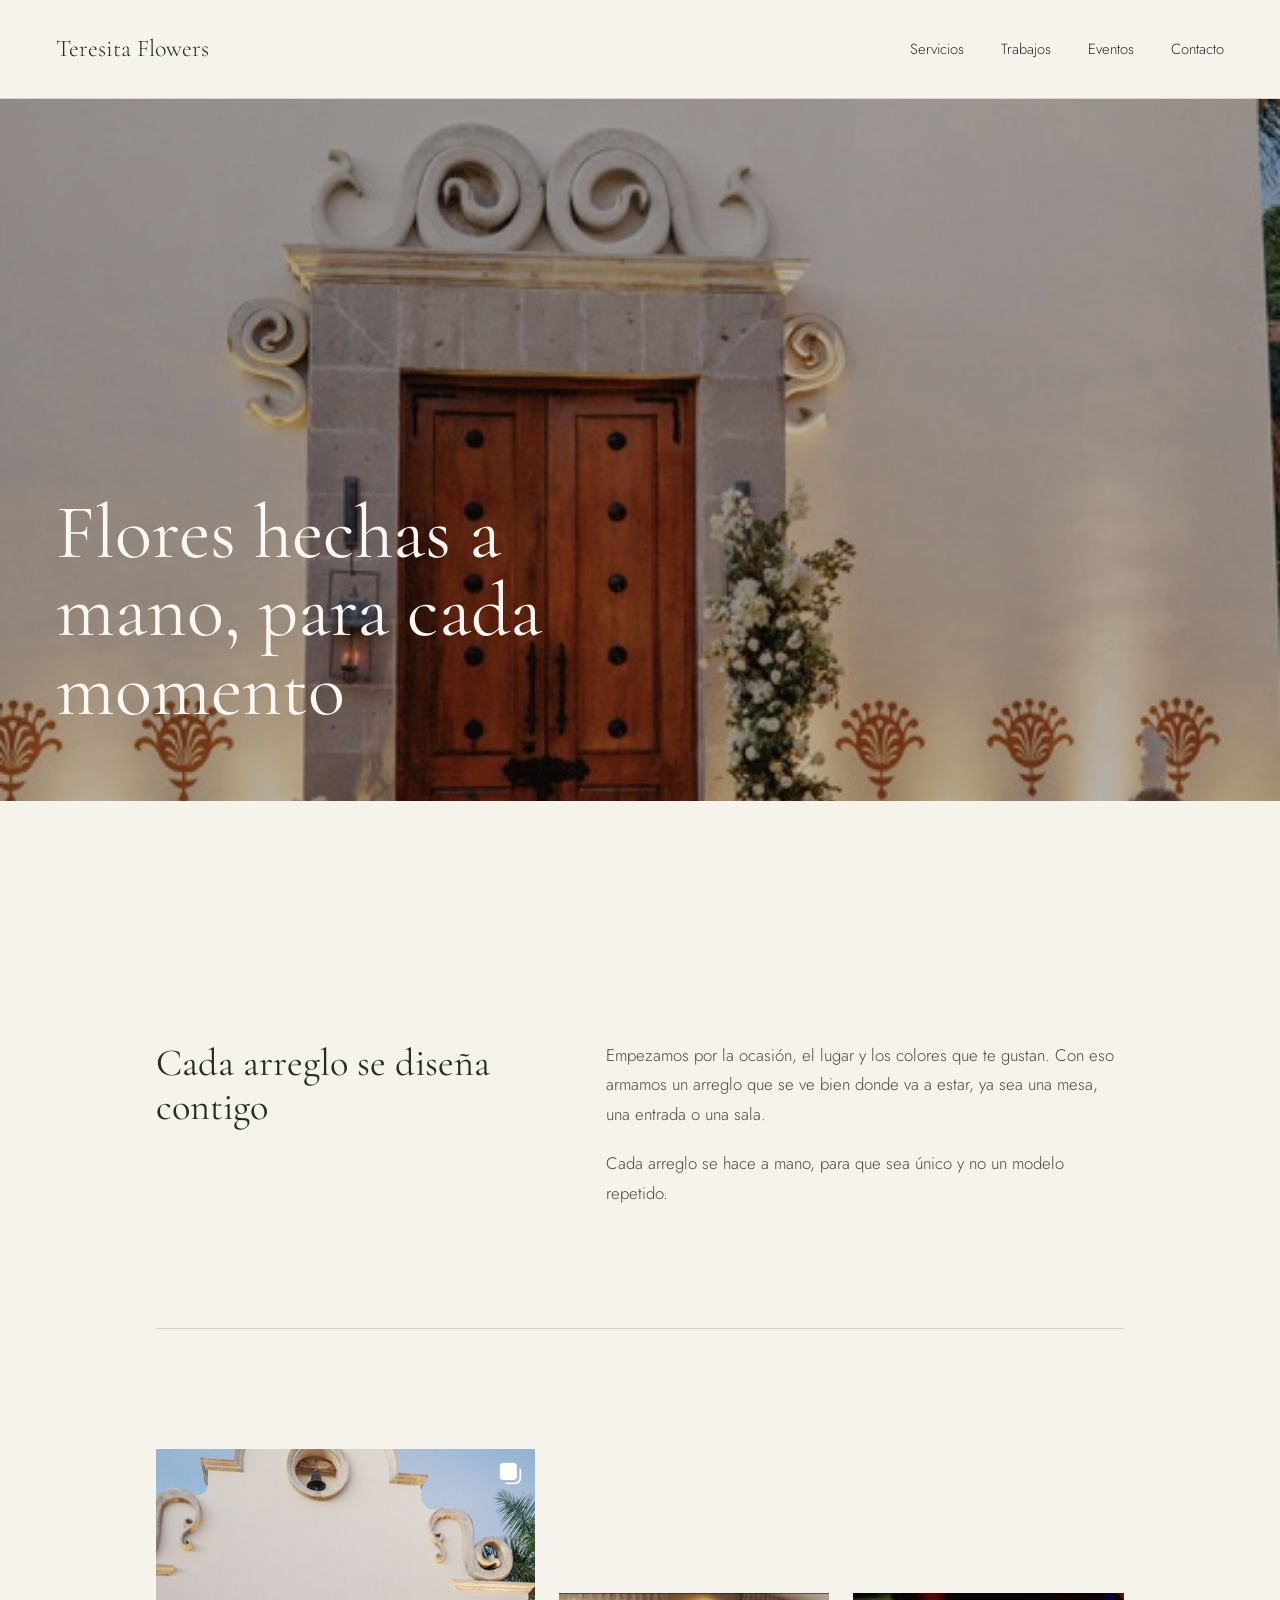
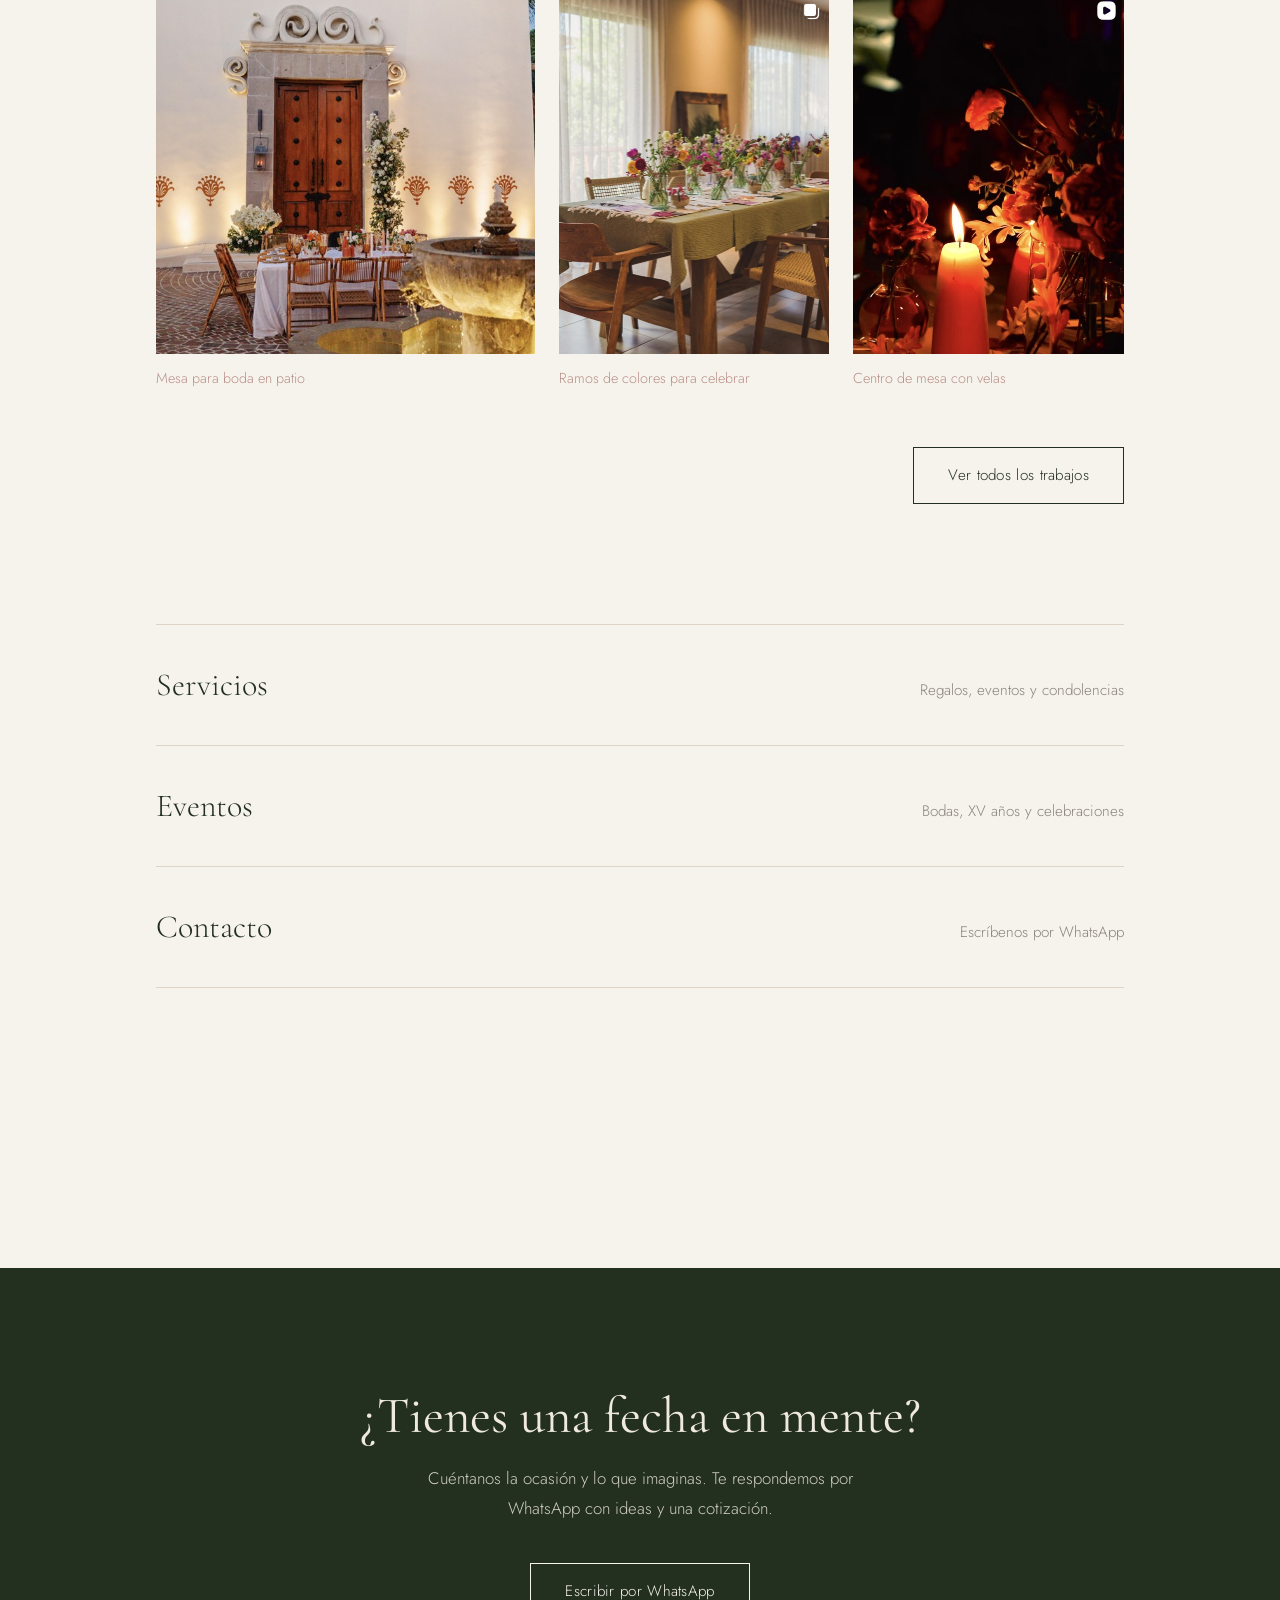
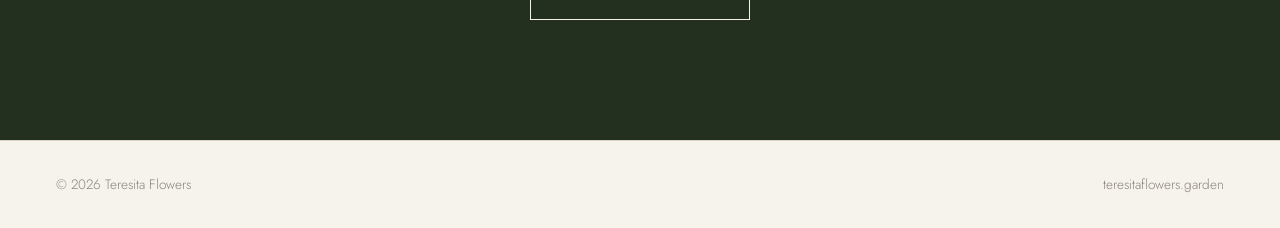
<file: index.html>
<!DOCTYPE html>
<html lang="es">
<head>
  <meta charset="UTF-8">
  <meta name="viewport" content="width=device-width, initial-scale=1.0">
  <title>Teresita Flowers</title>
  <meta name="description" content="Arreglos florales hechos a mano para regalos y eventos.">
  <link rel="preconnect" href="https://fonts.googleapis.com">
  <link rel="preconnect" href="https://fonts.gstatic.com" crossorigin>
  <link href="https://fonts.googleapis.com/css2?family=Cormorant+Garamond:ital,wght@0,400;0,500;1,400&family=Jost:wght@300;400&display=swap" rel="stylesheet">
  <link rel="stylesheet" href="style.css">
  <style>
    .sobre {
      display: grid;
      grid-template-columns: 1fr 1.4fr;
      gap: 80px;
      padding: 120px 0;
      border-bottom: 1px solid var(--linea);
    }
    .sobre h2 {
      font-size: clamp(1.9rem, 3vw, 2.5rem);
      line-height: 1.15;
    }
    .sobre p {
      max-width: 34em;
      margin-bottom: 1.2em;
      color: #4d4a44;
    }
    .sobre p:last-child { margin-bottom: 0; }

    .destacados {
      display: grid;
      grid-template-columns: 1.4fr 1fr 1fr;
      gap: 24px;
      padding: 120px 0 0;
      align-items: end;
    }
    .destacados figure img {
      width: 100%;
      object-fit: cover;
    }
    .destacados figure:nth-child(1) img { aspect-ratio: 3 / 4; }
    .destacados figure:nth-child(2) img,
    .destacados figure:nth-child(3) img { aspect-ratio: 3 / 4; }
    .destacados figcaption {
      margin-top: 12px;
      font-size: 0.9rem;
      color: var(--rosa);
    }
    .ver-todos {
      margin-top: 56px;
      text-align: right;
    }

    .cierre-inicio {
      margin-top: 140px;
      padding: 120px 0;
      background: var(--musgo);
      color: #efe9e1;
      text-align: center;
    }
    .cierre-inicio h2 {
      color: #efe9e1;
      font-size: clamp(2.2rem, 4vw, 3.3rem);
      line-height: 1.1;
      margin-bottom: 20px;
    }
    .cierre-inicio p {
      max-width: 440px;
      margin: 0 auto 40px;
      opacity: 0.85;
    }
    .cierre-inicio .enlace {
      border-color: var(--marfil);
      color: var(--marfil);
    }
    .cierre-inicio .enlace:hover {
      background: var(--marfil);
      color: var(--musgo);
    }

    @media (max-width: 860px) {
      .sobre { grid-template-columns: 1fr; gap: 24px; padding: 80px 0; }
      .destacados { grid-template-columns: 1fr; gap: 40px; padding-top: 80px; }
      .ver-todos { text-align: left; }
      .cierre-inicio { margin-top: 100px; padding: 90px 24px; }
    }
  </style>
</head>
<body>

  <header class="top">
    <a class="marca" href="index.html">Teresita Flowers</a>
    <nav>
      <a href="servicios.html">Servicios</a>
      <a href="trabajos.html">Trabajos</a>
      <a href="eventos.html">Eventos</a>
      <a href="contacto.html">Contacto</a>
    </nav>
  </header>

  <section class="hero">
    <img src="img/boda.jpg" alt="Mesa de boda en patio con fuente y flores blancas">
    <div class="texto">
      <h1>Flores hechas a mano, para cada momento</h1>
    </div>
  </section>

  <main class="pagina">

    <div class="sobre">
      <h2>Cada arreglo se diseña contigo</h2>
      <div>
        <p>Empezamos por la ocasión, el lugar y los colores que te gustan. Con eso armamos un arreglo que se ve bien donde va a estar, ya sea una mesa, una entrada o una sala.</p>
        <p>Cada arreglo se hace a mano, para que sea único y no un modelo repetido.</p>
      </div>
    </div>

    <section class="destacados" aria-label="Trabajos destacados">
      <figure>
        <img src="img/boda.jpg" alt="Mesa de boda en patio con fuente y flores blancas">
        <figcaption>Mesa para boda en patio</figcaption>
      </figure>
      <figure>
        <img src="img/xv.jpg" alt="Mesa con ramos de colores en jarrones">
        <figcaption>Ramos de colores para celebrar</figcaption>
      </figure>
      <figure>
        <img src="img/centro-mesa.jpg" alt="Centro de mesa con velas y flores rojas">
        <figcaption>Centro de mesa con velas</figcaption>
      </figure>
    </section>
    <p class="ver-todos"><a class="enlace" href="trabajos.html">Ver todos los trabajos</a></p>

    <ul class="accesos" style="margin-top: 120px;">
      <li><a href="servicios.html">Servicios <span>Regalos, eventos y condolencias</span></a></li>
      <li><a href="eventos.html">Eventos <span>Bodas, XV años y celebraciones</span></a></li>
      <li><a href="contacto.html">Contacto <span>Escríbenos por WhatsApp</span></a></li>
    </ul>

  </main>

  <section class="cierre-inicio">
    <h2>¿Tienes una fecha en mente?</h2>
    <p>Cuéntanos la ocasión y lo que imaginas. Te respondemos por WhatsApp con ideas y una cotización.</p>
    <a class="enlace" href="https://wa.me/525517970538?text=Hola%2C%20quisiera%20pedir%20un%20arreglo%20floral" target="_blank" rel="noopener">Escribir por WhatsApp</a>
  </section>

  <footer>
    <span>© 2026 Teresita Flowers</span>
    <span>teresitaflowers.garden</span>
  </footer>

</body>
</html>
</file>
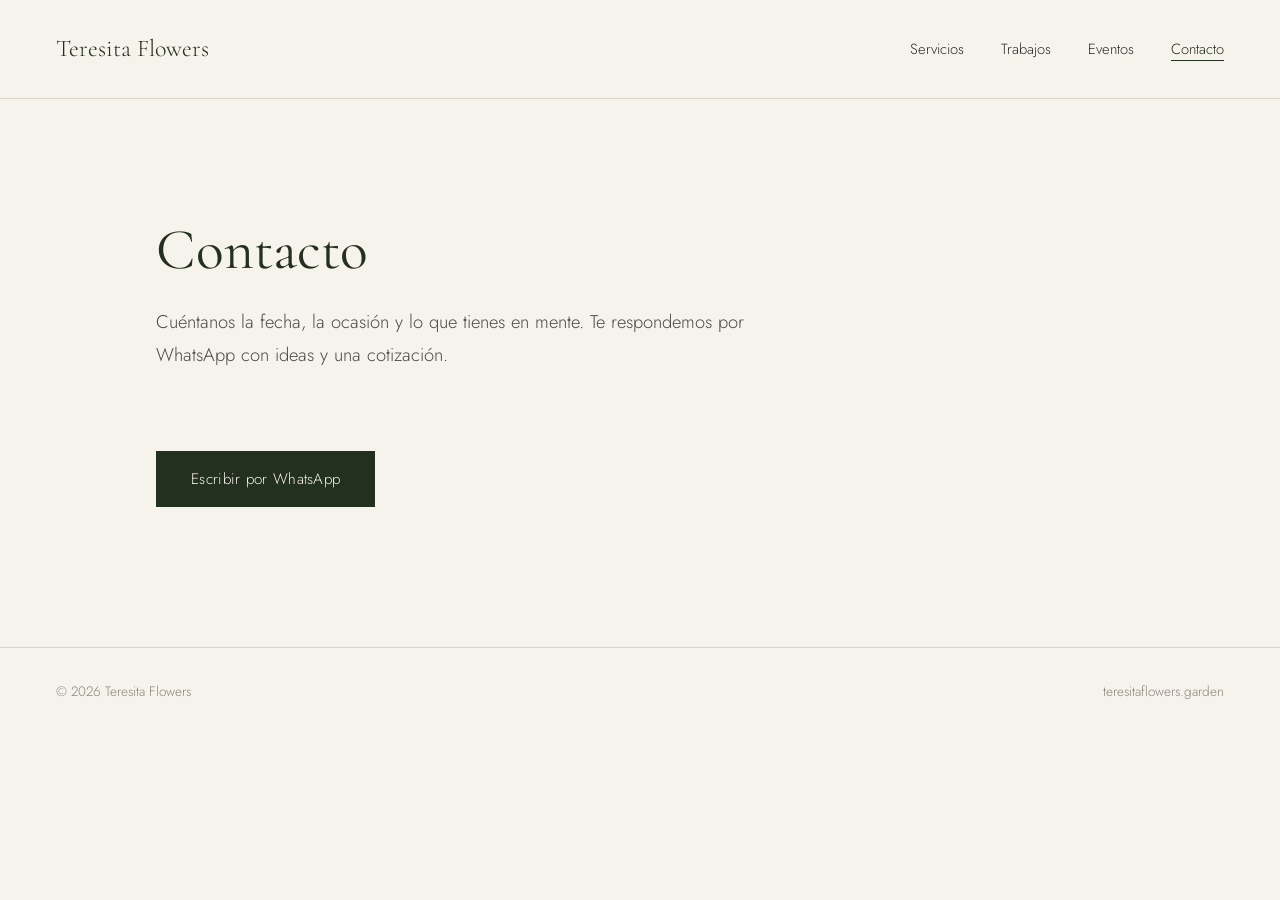
<file: contacto.html>
<!DOCTYPE html>
<html lang="es">
<head>
  <meta charset="UTF-8">
  <meta name="viewport" content="width=device-width, initial-scale=1.0">
  <title>Contacto | Teresita Flowers</title>
  <meta name="description" content="Escríbenos por WhatsApp para pedir tu arreglo o cotizar tu evento.">
  <link rel="preconnect" href="https://fonts.googleapis.com">
  <link rel="preconnect" href="https://fonts.gstatic.com" crossorigin>
  <link href="https://fonts.googleapis.com/css2?family=Cormorant+Garamond:ital,wght@0,400;0,500;1,400&family=Jost:wght@300;400&display=swap" rel="stylesheet">
  <link rel="stylesheet" href="style.css">
</head>
<body>

  <header class="top">
    <a class="marca" href="index.html">Teresita Flowers</a>
    <nav>
      <a href="servicios.html">Servicios</a>
      <a href="trabajos.html">Trabajos</a>
      <a href="eventos.html">Eventos</a>
      <a href="contacto.html" aria-current="page">Contacto</a>
    </nav>
  </header>

  <main class="pagina">
    <h1>Contacto</h1>
    <p class="intro">Cuéntanos la fecha, la ocasión y lo que tienes en mente. Te respondemos por WhatsApp con ideas y una cotización.</p>

    <a class="enlace relleno" href="https://wa.me/525517970538?text=Hola%2C%20quisiera%20pedir%20un%20arreglo%20floral" target="_blank" rel="noopener">Escribir por WhatsApp</a>
  </main>

  <footer>
    <span>© 2026 Teresita Flowers</span>
    <span>teresitaflowers.garden</span>
  </footer>

</body>
</html>
</file>
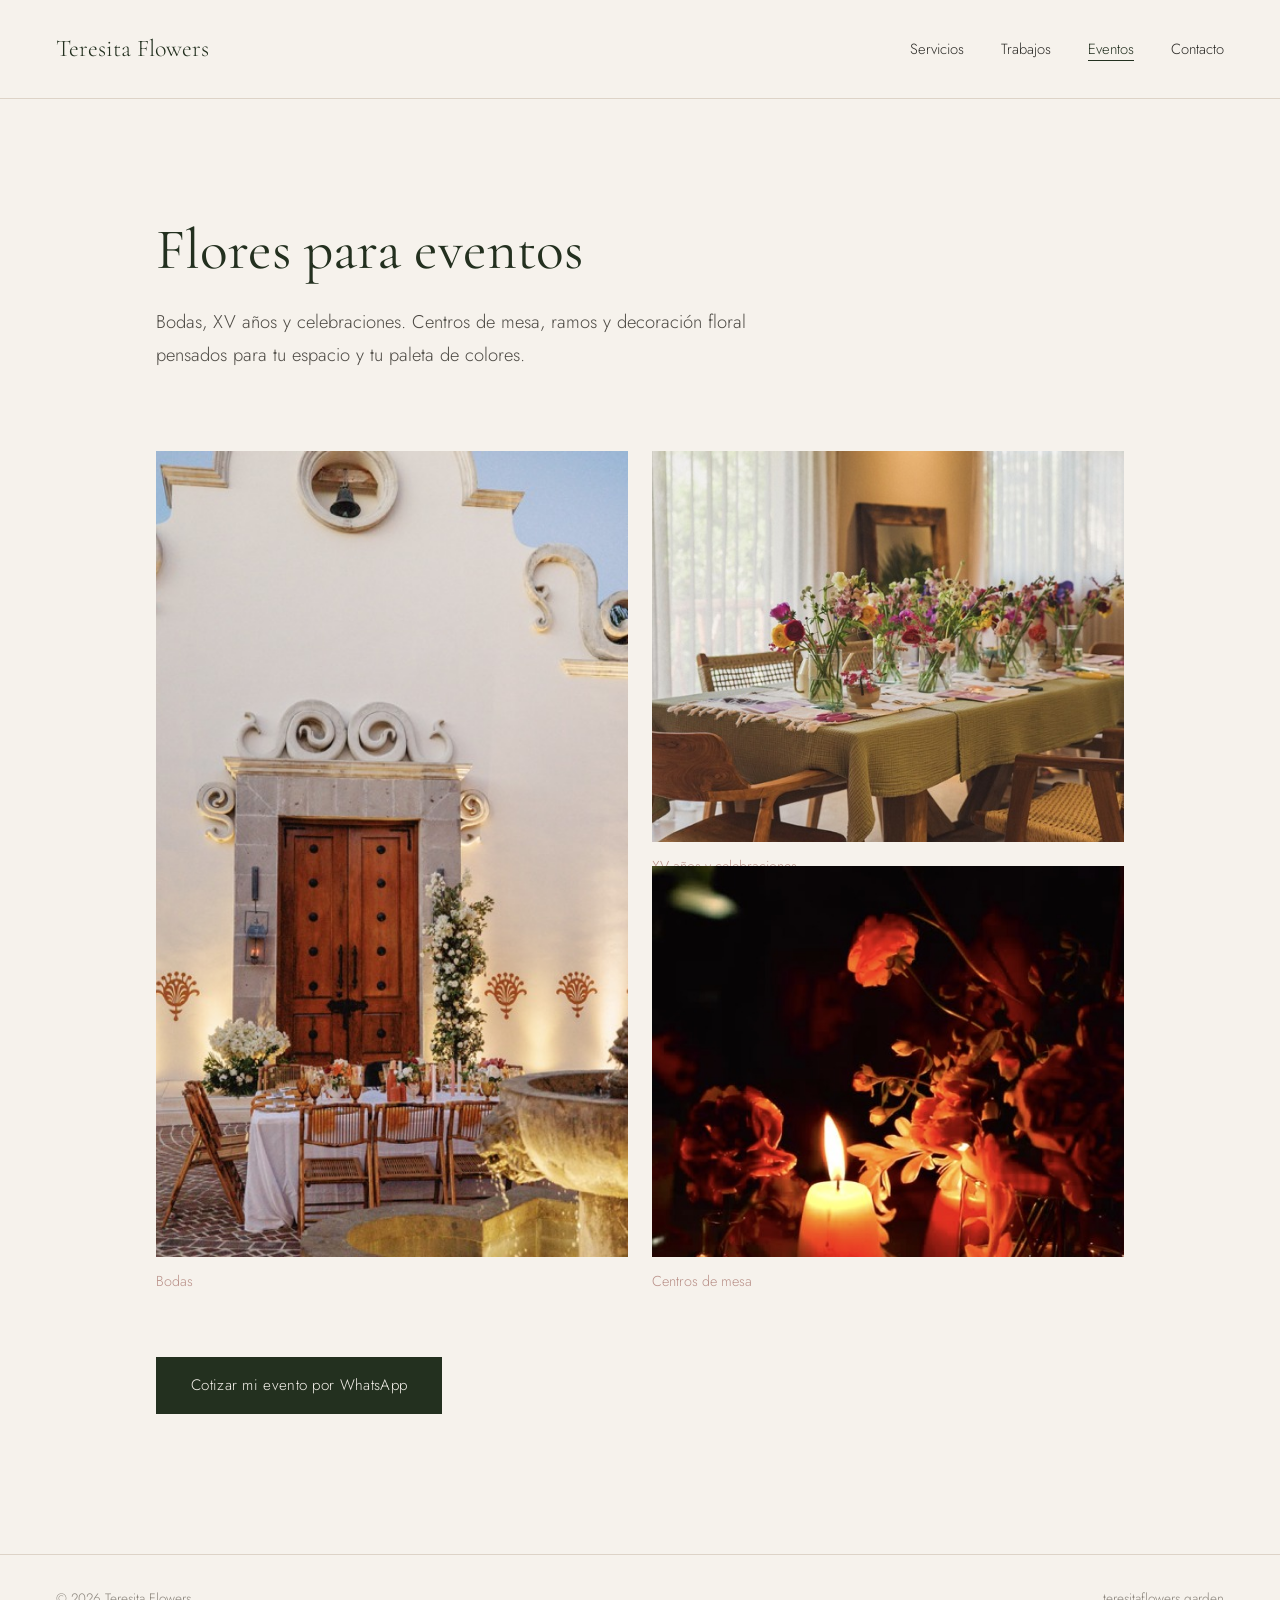
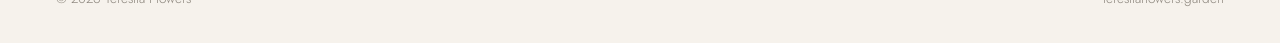
<file: eventos.html>
<!DOCTYPE html>
<html lang="es">
<head>
  <meta charset="UTF-8">
  <meta name="viewport" content="width=device-width, initial-scale=1.0">
  <title>Eventos | Teresita Flowers</title>
  <meta name="description" content="Flores para bodas, XV años y celebraciones. Diseñamos el arreglo para tu evento.">
  <link rel="preconnect" href="https://fonts.googleapis.com">
  <link rel="preconnect" href="https://fonts.gstatic.com" crossorigin>
  <link href="https://fonts.googleapis.com/css2?family=Cormorant+Garamond:ital,wght@0,400;0,500;1,400&family=Jost:wght@300;400&display=swap" rel="stylesheet">
  <link rel="stylesheet" href="style.css">
</head>
<body>

  <header class="top">
    <a class="marca" href="index.html">Teresita Flowers</a>
    <nav>
      <a href="servicios.html">Servicios</a>
      <a href="trabajos.html">Trabajos</a>
      <a href="eventos.html" aria-current="page">Eventos</a>
      <a href="contacto.html">Contacto</a>
    </nav>
  </header>

  <main class="pagina">
    <h1>Flores para eventos</h1>
    <p class="intro">Bodas, XV años y celebraciones. Centros de mesa, ramos y decoración floral pensados para tu espacio y tu paleta de colores.</p>

    <section class="galeria" style="margin-bottom: 100px;">
      <figure>
        <img src="img/boda.jpg" alt="Mesa de boda en patio con fuente y flores blancas">
        <figcaption>Bodas</figcaption>
      </figure>
      <figure>
        <img src="img/xv.jpg" alt="Mesa con ramos de colores en jarrones">
        <figcaption>XV años y celebraciones</figcaption>
      </figure>
      <figure>
        <img src="img/centro-mesa.jpg" alt="Centro de mesa con velas y flores rojas">
        <figcaption>Centros de mesa</figcaption>
      </figure>
    </section>

    <a class="enlace relleno" href="https://wa.me/525517970538?text=Hola%2C%20quisiera%20cotizar%20flores%20para%20mi%20evento" target="_blank" rel="noopener">Cotizar mi evento por WhatsApp</a>
  </main>

  <footer>
    <span>© 2026 Teresita Flowers</span>
    <span>teresitaflowers.garden</span>
  </footer>

</body>
</html>
</file>
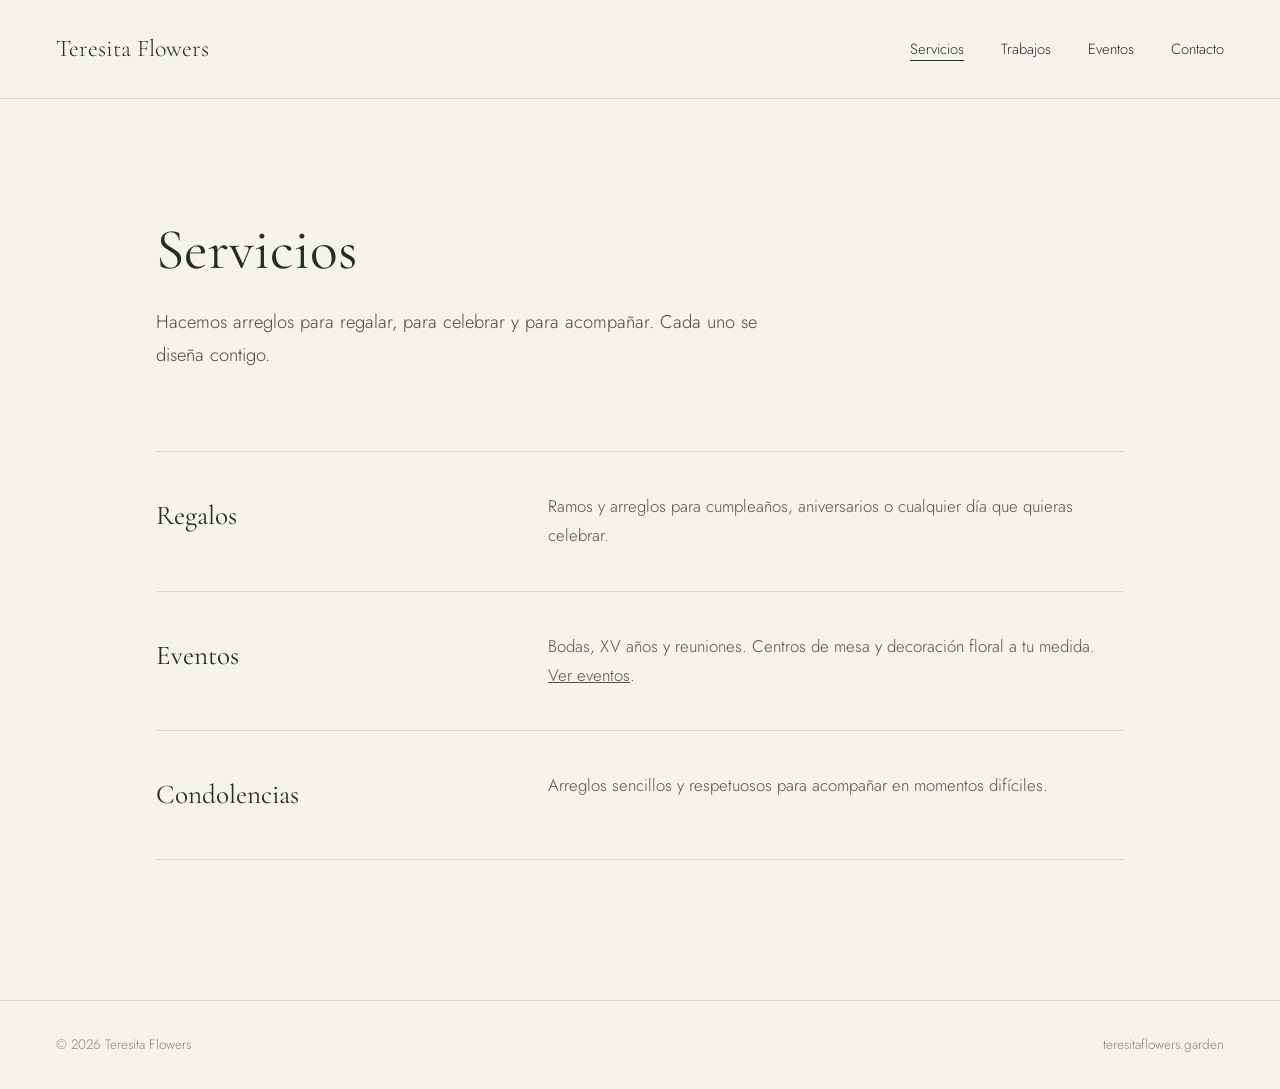
<file: servicios.html>
<!DOCTYPE html>
<html lang="es">
<head>
  <meta charset="UTF-8">
  <meta name="viewport" content="width=device-width, initial-scale=1.0">
  <title>Servicios | Teresita Flowers</title>
  <meta name="description" content="Arreglos de regalo, flores para eventos y arreglos para condolencias.">
  <link rel="preconnect" href="https://fonts.googleapis.com">
  <link rel="preconnect" href="https://fonts.gstatic.com" crossorigin>
  <link href="https://fonts.googleapis.com/css2?family=Cormorant+Garamond:ital,wght@0,400;0,500;1,400&family=Jost:wght@300;400&display=swap" rel="stylesheet">
  <link rel="stylesheet" href="style.css">
</head>
<body>

  <header class="top">
    <a class="marca" href="index.html">Teresita Flowers</a>
    <nav>
      <a href="servicios.html" aria-current="page">Servicios</a>
      <a href="trabajos.html">Trabajos</a>
      <a href="eventos.html">Eventos</a>
      <a href="contacto.html">Contacto</a>
    </nav>
  </header>

  <main class="pagina">
    <h1>Servicios</h1>
    <p class="intro">Hacemos arreglos para regalar, para celebrar y para acompañar. Cada uno se diseña contigo.</p>

    <ul class="servicios">
      <li>
        <h2>Regalos</h2>
        <p>Ramos y arreglos para cumpleaños, aniversarios o cualquier día que quieras celebrar.</p>
      </li>
      <li>
        <h2>Eventos</h2>
        <p>Bodas, XV años y reuniones. Centros de mesa y decoración floral a tu medida. <a href="eventos.html">Ver eventos</a>.</p>
      </li>
      <li>
        <h2>Condolencias</h2>
        <p>Arreglos sencillos y respetuosos para acompañar en momentos difíciles.</p>
      </li>
    </ul>
  </main>

  <footer>
    <span>© 2026 Teresita Flowers</span>
    <span>teresitaflowers.garden</span>
  </footer>

</body>
</html>
</file>
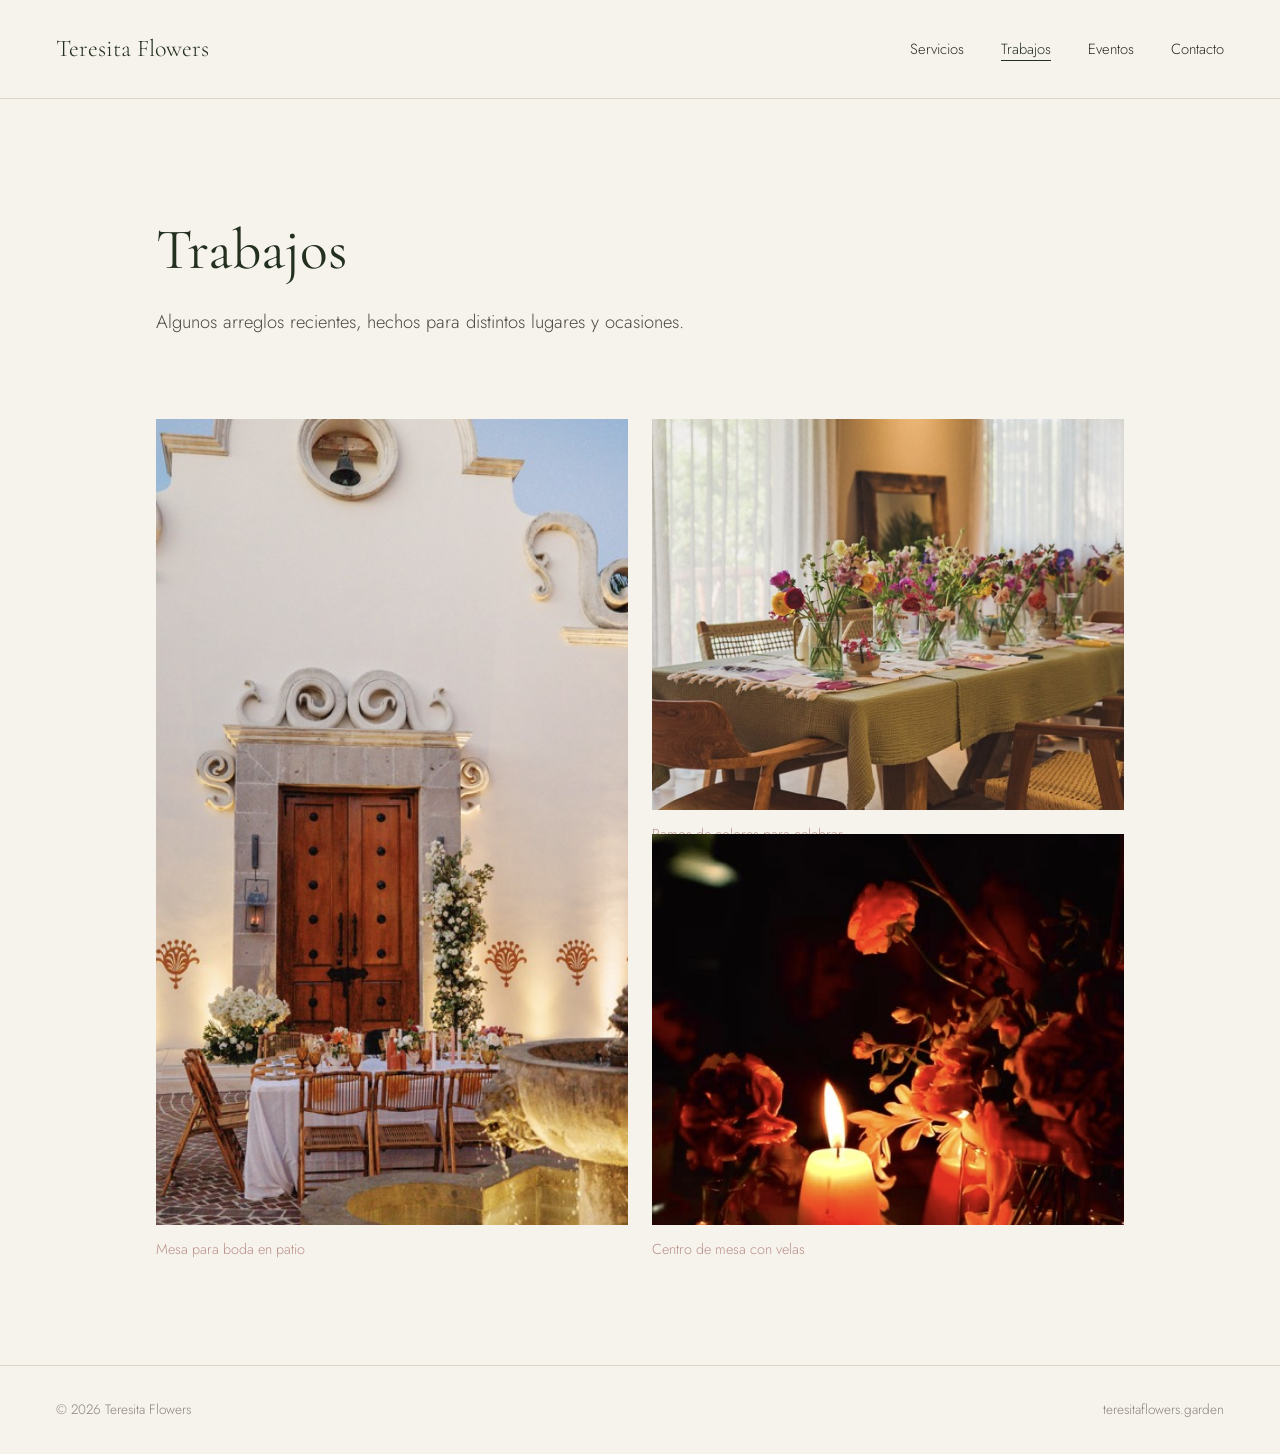
<file: trabajos.html>
<!DOCTYPE html>
<html lang="es">
<head>
  <meta charset="UTF-8">
  <meta name="viewport" content="width=device-width, initial-scale=1.0">
  <title>Trabajos | Teresita Flowers</title>
  <meta name="description" content="Algunos arreglos recientes de Teresita Flowers.">
  <link rel="preconnect" href="https://fonts.googleapis.com">
  <link rel="preconnect" href="https://fonts.gstatic.com" crossorigin>
  <link href="https://fonts.googleapis.com/css2?family=Cormorant+Garamond:ital,wght@0,400;0,500;1,400&family=Jost:wght@300;400&display=swap" rel="stylesheet">
  <link rel="stylesheet" href="style.css">
</head>
<body>

  <header class="top">
    <a class="marca" href="index.html">Teresita Flowers</a>
    <nav>
      <a href="servicios.html">Servicios</a>
      <a href="trabajos.html" aria-current="page">Trabajos</a>
      <a href="eventos.html">Eventos</a>
      <a href="contacto.html">Contacto</a>
    </nav>
  </header>

  <main class="pagina">
    <h1>Trabajos</h1>
    <p class="intro">Algunos arreglos recientes, hechos para distintos lugares y ocasiones.</p>

    <section class="galeria">
      <figure>
        <img src="img/boda.jpg" alt="Mesa de boda en patio con fuente y flores blancas">
        <figcaption>Mesa para boda en patio</figcaption>
      </figure>
      <figure>
        <img src="img/xv.jpg" alt="Mesa con ramos de colores en jarrones">
        <figcaption>Ramos de colores para celebrar</figcaption>
      </figure>
      <figure>
        <img src="img/centro-mesa.jpg" alt="Centro de mesa con velas y flores rojas">
        <figcaption>Centro de mesa con velas</figcaption>
      </figure>
    </section>
  </main>

  <footer>
    <span>© 2026 Teresita Flowers</span>
    <span>teresitaflowers.garden</span>
  </footer>

</body>
</html>
</file>
<file: style.css>
:root {
  --marfil: #f6f2ec;
  --musgo: #23301f;
  --tinta: #2b2a26;
  --rosa: #b99189;
  --linea: #ddd3c7;
  --gris: #8a847b;
}

* { box-sizing: border-box; margin: 0; padding: 0; }
html { scroll-behavior: smooth; }

body {
  background: var(--marfil);
  color: var(--tinta);
  font-family: "Jost", "Helvetica Neue", Arial, sans-serif;
  font-weight: 300;
  font-size: 1.05rem;
  line-height: 1.75;
}

img { display: block; width: 100%; height: auto; }
a { color: inherit; }

.serif, h1, h2, h3 {
  font-family: "Cormorant Garamond", Georgia, serif;
  font-weight: 400;
  color: var(--musgo);
}

/* Encabezado */
.top {
  display: flex;
  justify-content: space-between;
  align-items: center;
  flex-wrap: wrap;
  gap: 16px;
  padding: 28px 56px;
  border-bottom: 1px solid var(--linea);
}
.top .marca {
  font-family: "Cormorant Garamond", Georgia, serif;
  font-size: 1.5rem;
  color: var(--musgo);
  text-decoration: none;
}
.top nav a {
  margin-left: 32px;
  text-decoration: none;
  font-size: 0.92rem;
  color: var(--tinta);
}
.top nav a:hover,
.top nav a[aria-current="page"] {
  color: var(--musgo);
  text-decoration: underline;
  text-underline-offset: 6px;
}

/* Contenedor de página */
.pagina {
  max-width: 1080px;
  margin: 0 auto;
  padding: 120px 56px 140px;
}
.pagina h1 {
  font-size: clamp(2.4rem, 4.6vw, 3.6rem);
  line-height: 1.1;
  margin-bottom: 24px;
}
.pagina .intro {
  max-width: 34em;
  font-size: 1.15rem;
  color: #4d4a44;
  margin-bottom: 80px;
}

/* Botones */
.enlace {
  display: inline-block;
  padding: 14px 34px;
  border: 1px solid var(--musgo);
  color: var(--musgo);
  text-decoration: none;
  font-size: 0.95rem;
  letter-spacing: 0.02em;
  transition: background 0.3s, color 0.3s;
}
.enlace:hover {
  background: var(--musgo);
  color: var(--marfil);
}
.enlace.relleno {
  background: var(--musgo);
  color: var(--marfil);
}
.enlace.relleno:hover {
  background: transparent;
  color: var(--musgo);
}

/* Lista de servicios */
.servicios {
  list-style: none;
  border-top: 1px solid var(--linea);
}
.servicios li {
  display: grid;
  grid-template-columns: 1fr 1.6fr;
  gap: 32px;
  padding: 40px 0;
  border-bottom: 1px solid var(--linea);
}
.servicios h2 {
  font-size: 1.7rem;
}
.servicios p {
  color: #55524b;
  max-width: 34em;
}

/* Galería */
.galeria {
  display: grid;
  grid-template-columns: 1fr 1fr;
  gap: 24px;
}
.galeria figure:nth-child(1) { grid-row: span 2; }
.galeria img {
  width: 100%;
  height: 100%;
  object-fit: cover;
}
.galeria figure:nth-child(1) img { aspect-ratio: 3 / 4; }
.galeria figure:not(:nth-child(1)) img { aspect-ratio: 4 / 3; }
.galeria figcaption {
  margin-top: 12px;
  font-size: 0.9rem;
  color: var(--rosa);
}

/* Hero de inicio */
.hero {
  position: relative;
  height: 78vh;
  min-height: 560px;
  overflow: hidden;
}
.hero img {
  position: absolute;
  inset: 0;
  width: 100%;
  height: 100%;
  object-fit: cover;
  filter: brightness(0.72);
  animation: aparece 1.6s ease-out both;
}
.hero .texto {
  position: absolute;
  left: 56px;
  bottom: 72px;
  max-width: 560px;
  color: #fbf8f3;
}
.hero h1 {
  color: #fbf8f3;
  font-size: clamp(2.8rem, 6vw, 5rem);
  line-height: 1.02;
  margin-bottom: 0;
}

/* Accesos a subpáginas */
.accesos {
  list-style: none;
  border-top: 1px solid var(--linea);
}
.accesos a {
  display: flex;
  justify-content: space-between;
  align-items: baseline;
  padding: 32px 0;
  border-bottom: 1px solid var(--linea);
  text-decoration: none;
  font-family: "Cormorant Garamond", Georgia, serif;
  font-size: 2rem;
  color: var(--musgo);
  transition: padding-left 0.3s;
}
.accesos a:hover { padding-left: 14px; }
.accesos a span {
  font-family: "Jost", sans-serif;
  font-size: 0.95rem;
  color: var(--gris);
}

/* Pie de página */
footer {
  border-top: 1px solid var(--linea);
  padding: 32px 56px;
  display: flex;
  justify-content: space-between;
  flex-wrap: wrap;
  gap: 8px;
  font-size: 0.85rem;
  color: var(--gris);
}

@keyframes aparece {
  from { opacity: 0; transform: scale(1.03); }
  to { opacity: 1; transform: scale(1); }
}

@media (max-width: 860px) {
  .top { padding: 22px 24px; }
  .top nav a { margin: 0 18px 0 0; }
  .pagina { padding: 80px 24px 100px; }
  .hero .texto { left: 24px; right: 24px; bottom: 48px; }
  .servicios li { grid-template-columns: 1fr; gap: 10px; }
  .galeria { grid-template-columns: 1fr; }
  .galeria figure:nth-child(1) { grid-row: auto; }
  footer { padding: 28px 24px; }
  .accesos a { font-size: 1.6rem; }
}

@media (prefers-reduced-motion: reduce) {
  .hero img { animation: none; }
  html { scroll-behavior: auto; }
}
</file>
